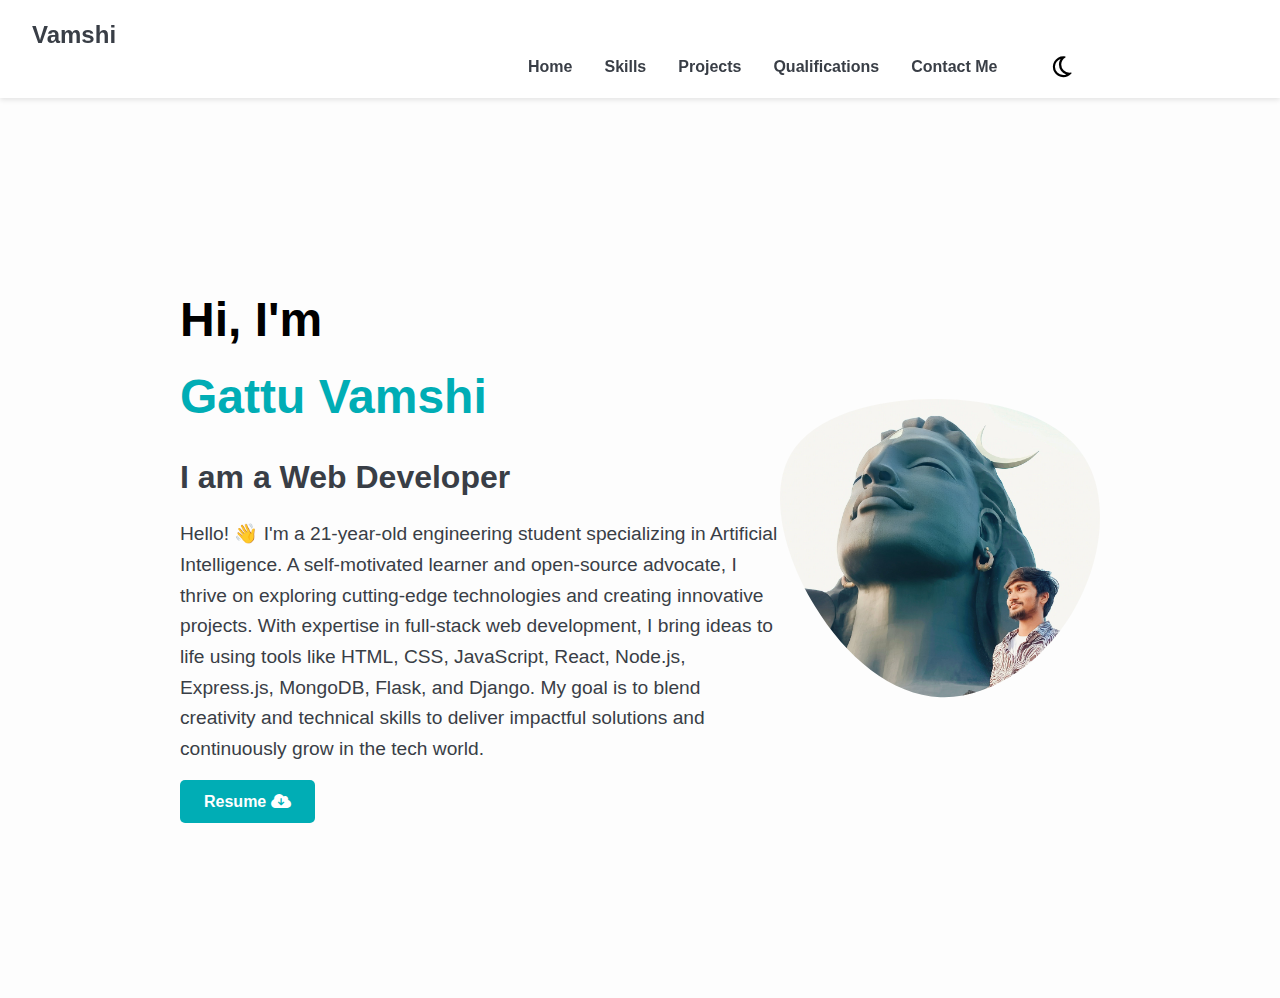
<file: index.html>
<!DOCTYPE html>
<html lang="en">
<head>
  <meta charset="UTF-8">
  <meta name="viewport" content="width=device-width, initial-scale=1.0">
  <link rel="icon" href="https://cdn.bio.link/uploads/profile_pictures/2021-09-01/tE8wirBYKrXgipi0HP0GK69YD9TzfsDY.png" type="image/webp">
  <link rel="stylesheet" href="https://cdnjs.cloudflare.com/ajax/libs/font-awesome/6.0.0-beta3/css/all.min.css">
  <title>Portfolio - Gattu Vamshi</title>
  <link rel="stylesheet" href="styles.css">
</head>
<body>
  <header>
    <nav>
      <div class="logo">Vamshi</div>
      <ul class="nav-links">
        <li><a href="./index.html">Home</a></li>
        <li><a href="./skills.html">Skills</a></li>
        <li><a href="./projects.html">Projects</a></li>
        <li><a href="./qualification.html">Qualifications</a></li>
        <li><a href="./contact.html">Contact Me</a></li>
        <button class="theme-toggle" id="themeToggle">
            <i class="fa-regular fa-moon" id="theme-icon"></i>
          </button>      
    </ul>
</nav>
  </header>

  <main id="home">
    <section class="hero">
      <div class="content">
        <h1>Hi, I'm <br><span>Gattu Vamshi</span></h1>
        <h2>I am a Web Developer</h2>
        <p>Hello! 👋 I'm  a 21-year-old engineering student specializing in Artificial Intelligence. A self-motivated learner and open-source advocate, I thrive on exploring cutting-edge technologies and creating innovative projects. With expertise in full-stack web development, I bring ideas to life using tools like HTML, CSS, JavaScript, React, Node.js, Express.js, MongoDB, Flask, and Django. My goal is to blend creativity and technical skills to deliver impactful solutions and continuously grow in the tech world.</p>
        <a href="./pdf/vamshi-resume.pdf" class="btn" download>Resume <i class="fa-solid fa-cloud-arrow-down"></i></a>
      </div>
      <svg class="home_blob" viewBox="0 0 200 187" xmlns="http://www.w3.org/2000/svg">
        <mask id="mask0" mask-type="alpha">
          <path d="M190.312 36.4879C206.582 62.1187 201.309 102.826 182.328 134.186C163.346 165.547 
              130.807 187.559 100.226 186.353C69.6454 185.297 41.0228 161.023 21.7403 129.362C2.45775 
              97.8511 -7.48481 59.1033 6.67581 34.5279C20.9871 10.1032 59.7028 -0.149132 97.9666 
              0.00163737C136.23 0.303176 174.193 10.857 190.312 36.4879Z" />
        </mask>
        <g mask="url(#mask0)">
          <image 
            class="home_blob-img" 
            href="./1699768892715.jpg" 
            x="-20" 
            y="-1" 
            width="300" 
            height="190" 
            preserveAspectRatio="xMidYMid slice" />
        </g>
      </svg>
      
      
    </section>
  </main>

  <script src="script.js"></script>
</body>
</html>
</file>
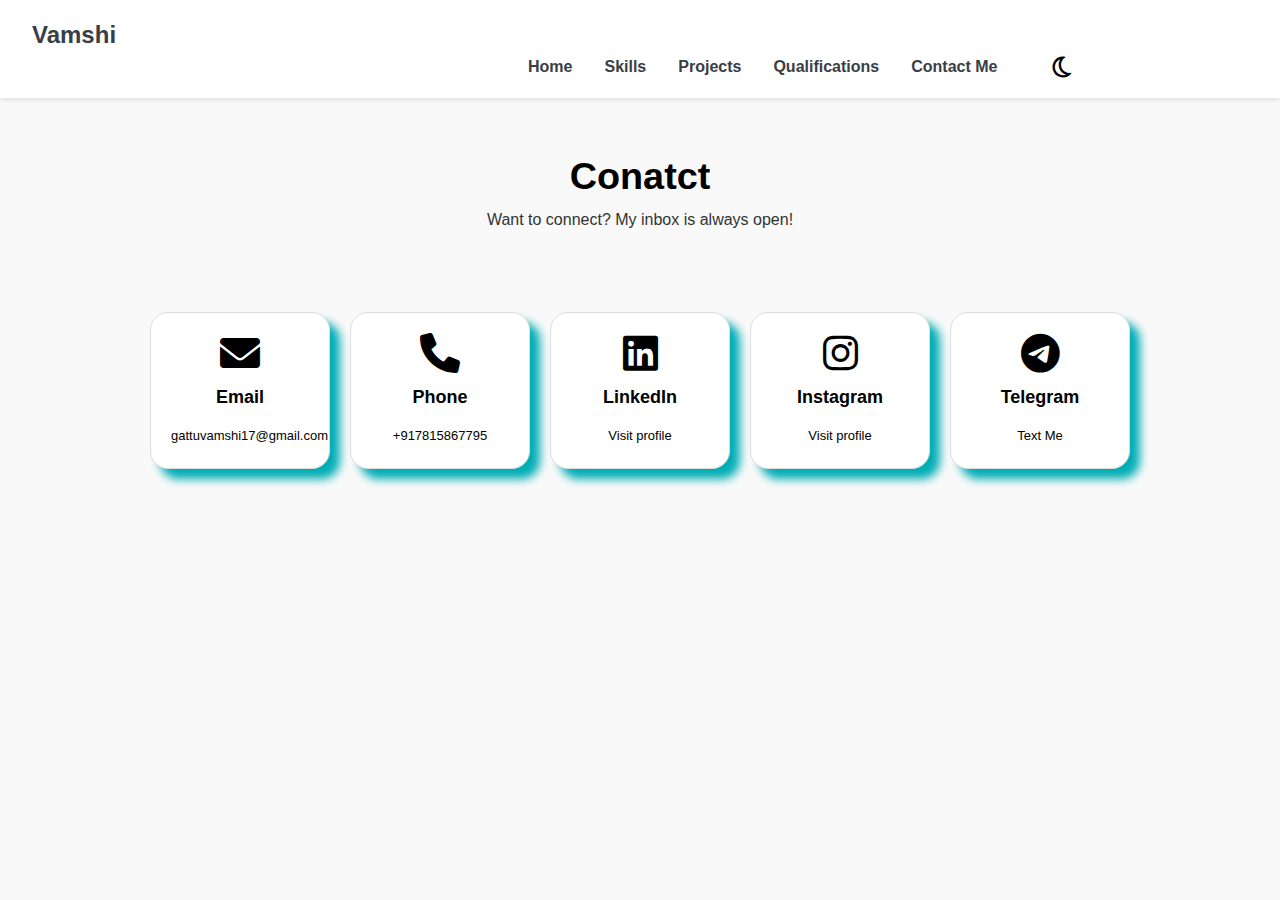
<file: contact.html>
<!DOCTYPE html>
<html lang="en">
<head>
  <meta charset="UTF-8">
  <meta name="viewport" content="width=device-width, initial-scale=1.0">
  <link rel="icon" href="https://cdn.bio.link/uploads/profile_pictures/2021-09-01/tE8wirBYKrXgipi0HP0GK69YD9TzfsDY.png" type="image/webp">
  <link rel="stylesheet" href="https://cdnjs.cloudflare.com/ajax/libs/font-awesome/6.0.0-beta3/css/all.min.css">
  <title>Portfolio - Gattu Vamshi</title>
  <link rel="stylesheet" href="styles.css">
  <link rel="stylesheet" href="./assets/css/contact.css">
</head>
<body>
  <header>
    <nav>
      <div class="logo">Vamshi</div>
      <ul class="nav-links">
        <li><a href="./index.html">Home</a></li>
        <li><a href="./skills.html">Skills</a></li>
        <li><a href="./projects.html">Projects</a></li>
        <li><a href="./qualification.html">Qualifications</a></li>
        <li><a href="./contact.html">Contact Me</a></li>
        <button class="theme-toggle" id="themeToggle">
            <i class="fa-regular fa-moon" id="theme-icon"></i>
          </button>      
    </ul>
</nav>
  </header>
  <h1 class="heading">Conatct </h1>
  <p class="head-p">Want to connect? My inbox is always open!</p>
  <main id="home">
    <div class="contact-container">
      <div class="contact-options">
        <div class="contact-item">
          <i class="fa-solid fa-envelope icon"></i>
          <h3>Email</h3>
          <a href="mailto:gattuvamshi17@gmail.com">gattuvamshi17@gmail.com</a>
        </div>
        <div class="contact-item">
          <i class="fa-solid fa-phone icon"></i>
          <h3>Phone</h3>
          <a href="tel:+917815867795">+917815867795</a>
        </div>
        <div class="contact-item">
          <i class="fa-brands fa-linkedin icon"></i>
          <h3>LinkedIn</h3>
          <a href="https://www.linkedin.com/in/gattu-vamshi-25058b262?utm_source=share&utm_campaign=share_via&utm_content=profile&utm_medium=android_app" target="_blank">Visit profile</a>
        </div>
        <div class="contact-item">
          <i class="fa-brands fa-instagram icon"></i>
          <h3>Instagram</h3>
          <a href="https://www.instagram.com/_the.duker__?utm_source=ig_web_button_share_sheet&igsh=ZDNlZDc0MzIxNw==" target="_blank">Visit profile</a>
        </div>
        <div class="contact-item">
          <i class="fa-brands fa-telegram icon    "></i>
          <h3>Telegram</h3>
          <a href="https://t.me/vamshi0417" target="_blan">Text Me</a>
        </div>
      </div>
    </div>
  </main>

  <script src="script.js"></script>
</body>
</html>
</file>
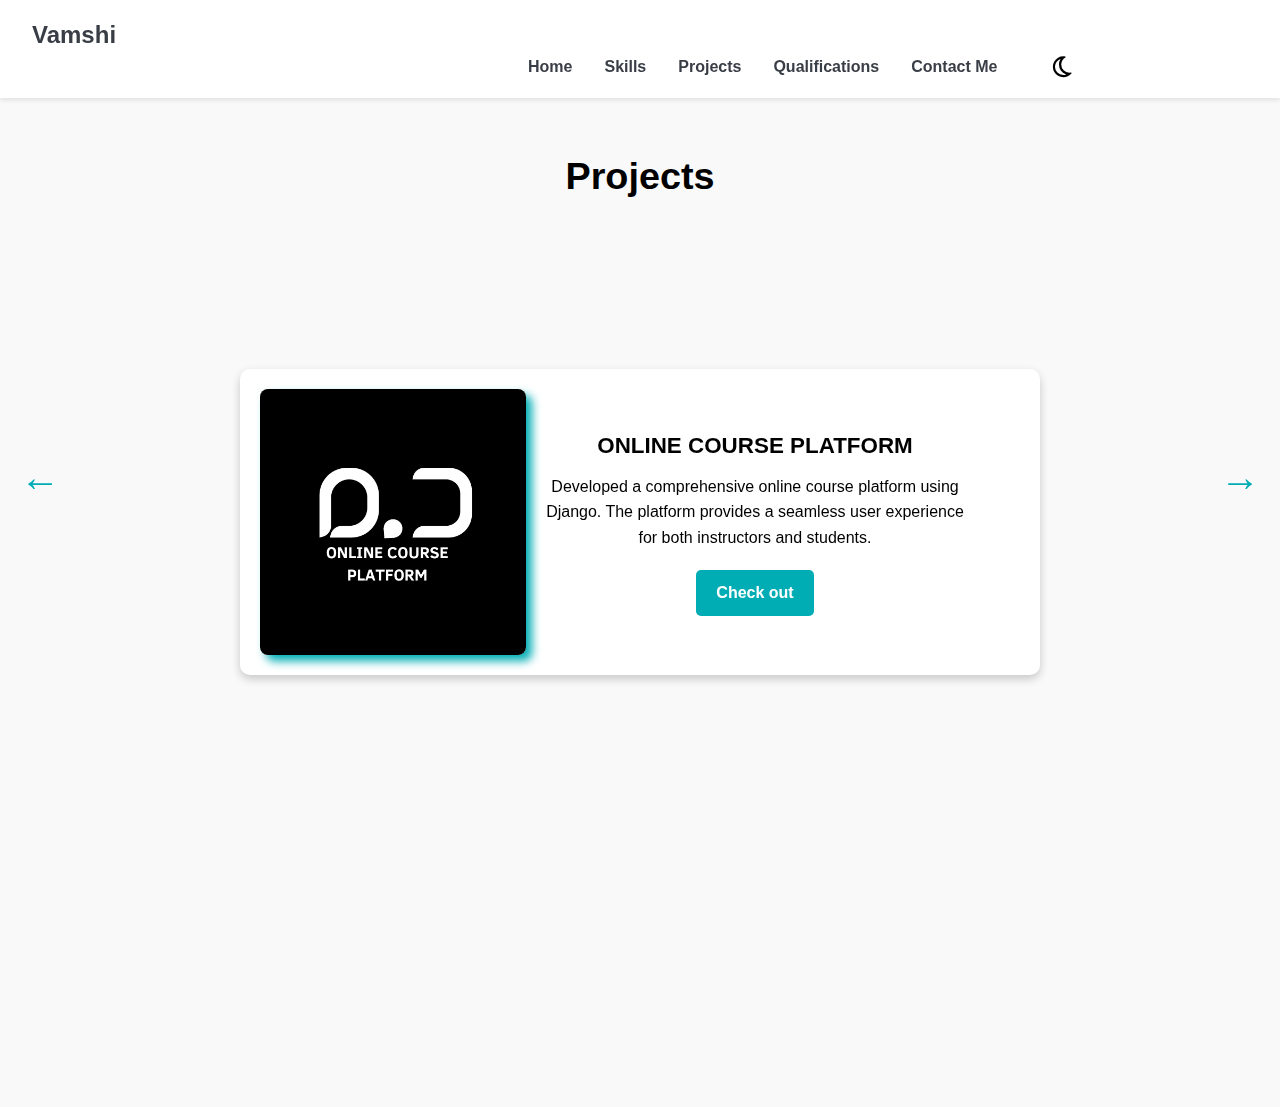
<file: projects.html>
<!DOCTYPE html>
<html lang="en">
<head>
  <meta charset="UTF-8">
  <meta name="viewport" content="width=device-width, initial-scale=1.0">
  <link rel="icon" href="https://cdn.bio.link/uploads/profile_pictures/2021-09-01/tE8wirBYKrXgipi0HP0GK69YD9TzfsDY.png" type="image/webp">
  <link rel="stylesheet" href="https://cdnjs.cloudflare.com/ajax/libs/font-awesome/6.0.0-beta3/css/all.min.css">
  <title>Portfolio - Gattu Vamshi</title>
  <link rel="stylesheet" href="styles.css">
  <link rel="stylesheet" href="./assets/css/projects.css">
</head>
<body>
  <header>
    <nav>
      <div class="logo">Vamshi</div>
      <ul class="nav-links">
        <li><a href="./index.html">Home</a></li>
        <li><a href="./skills.html">Skills</a></li>
        <li><a href="./projects.html">Projects</a></li>
        <li><a href="./qualification.html">Qualifications</a></li>
        <li><a href="./contact.html">Contact Me</a></li>
        <button class="theme-toggle" id="themeToggle">
            <i class="fa-regular fa-moon" id="theme-icon"></i>
          </button>      
    </ul>
</nav>
  </header>
  <h1 class="heading">Projects</h1>
  <main id="home">
    <div class="carousel">
      <button class="arrow prev" onclick="showPrevProject()">&#8592;</button>
      <div class="carousel-content">
        <div class="project" id="project1">
          <div class="project-content">
            <img src="./assets/img/course.png" alt="Project 1">
            <div class="project-details">
              <h3>ONLINE COURSE PLATFORM</h3>
              <p>Developed a comprehensive online course platform using Django. The platform provides a seamless user experience for both instructors and students.</p>
              <a href="" class="btn" target="_blank">Check out</a>
            </div>
          </div>
        </div>
        <div class="project" id="project2">
          <div class="project-content">
            <img src="./assets/img/capstone.png" alt="Project 2">
            <div class="project-details">
              <h3>FULL STACK CAPSTONE</h3>
              <p>This project is a comprehensive full-stack web application designed to demonstrate end-to-end development skills. It showcases the ability to build dynamic and responsive web platforms by integrating front-end, back-end, and database technologies.</p>
              <a href="https://github.com/GATTU-VAMSHI/xrwvm-fullstack_developer_capstone" class="btn" target="_blank">Check out</a>
            </div>
          </div>
        </div>        
        <!-- Add more projects here -->
      </div>
      <button class="arrow next" onclick="showNextProject()">&#8594;</button>
    </div>
  </main>

  <script src="script.js"></script>
</body>
</html>
</file>
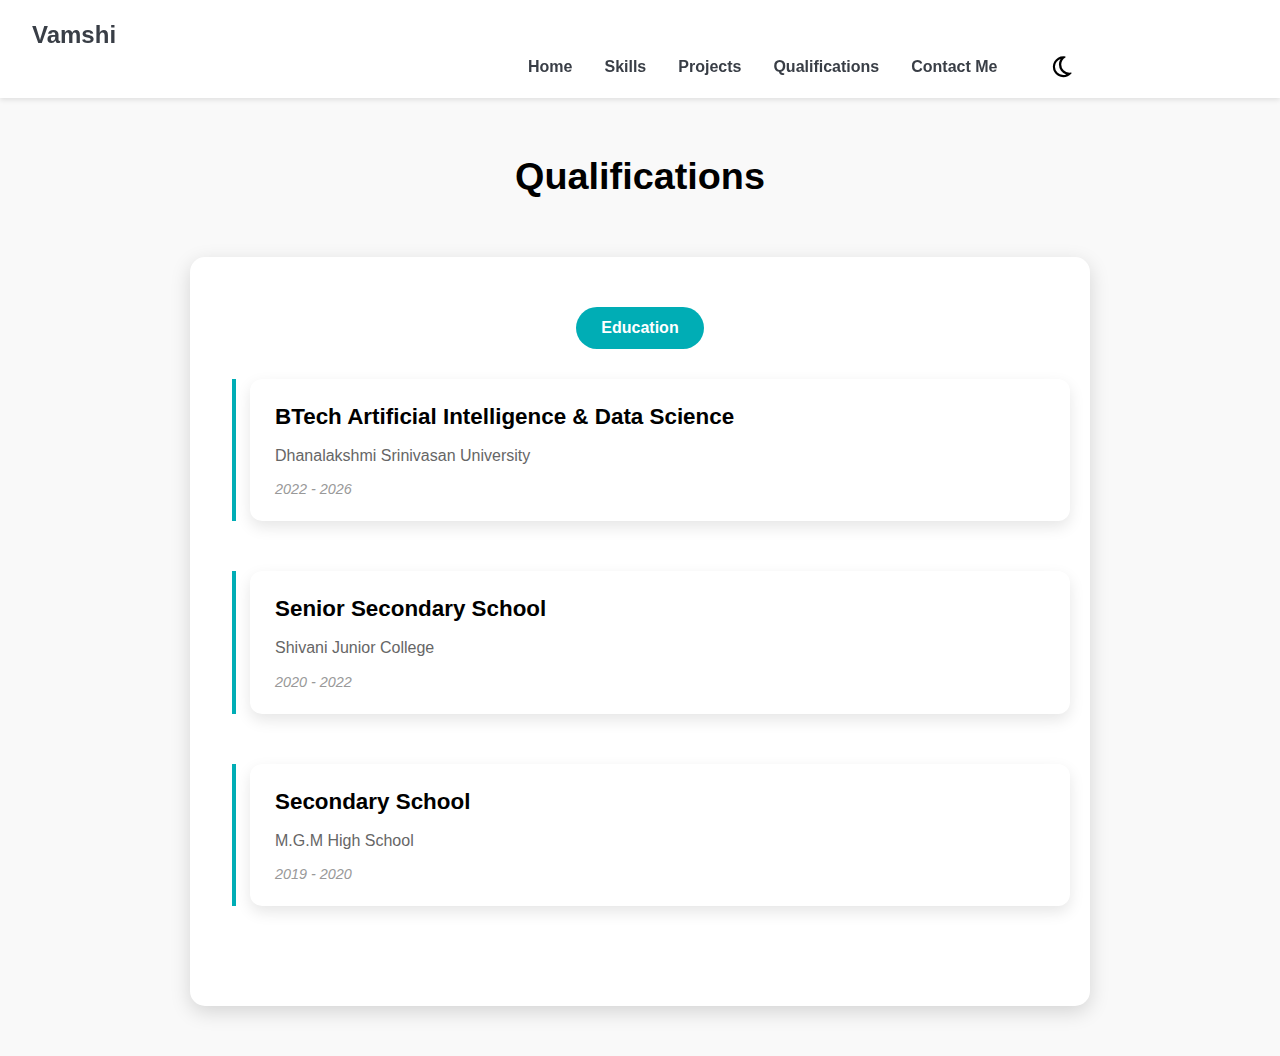
<file: qualification.html>
<!DOCTYPE html>
<html lang="en">
<head>
  <meta charset="UTF-8">
  <meta name="viewport" content="width=device-width, initial-scale=1.0">
  <link rel="icon" href="https://cdn.bio.link/uploads/profile_pictures/2021-09-01/tE8wirBYKrXgipi0HP0GK69YD9TzfsDY.png" type="image/webp">
  <link rel="stylesheet" href="https://cdnjs.cloudflare.com/ajax/libs/font-awesome/6.0.0-beta3/css/all.min.css">
  <title>Portfolio - Gattu Vamshi</title>
  <link rel="stylesheet" href="styles.css">
  <link rel="stylesheet" href="./assets/css/qualifications.css">
</head>
<body>
  <header>
    <nav>
      <div class="logo">Vamshi</div>
      <ul class="nav-links">
        <li><a href="./index.html">Home</a></li>
        <li><a href="./skills.html">Skills</a></li>
        <li><a href="./projects.html">Projects</a></li>
        <li><a href="./qualification.html">Qualifications</a></li>
        <li><a href="./contact.html">Contact Me</a></li>
        <button class="theme-toggle" id="themeToggle">
            <i class="fa-regular fa-moon" id="theme-icon"></i>
          </button>      
    </ul>
</nav>
  </header>
  <h1 class="heading">Qualifications
  </h1>
  <main id="home">
    <div class="qualifications">
      <div class="tabs">
        <button class="tab active">Education</button>
      </div>
      <div class="timeline">
        <div class="timeline-item">
          <div class="timeline-line"></div>
          <div class="timeline-content">
            <h3>BTech Artificial Intelligence & Data Science</h3>
            <p>Dhanalakshmi Srinivasan University</p>
            <p class="date">2022 - 2026</p>
          </div>
        </div>
        <div class="timeline-item">
          <div class="timeline-line"></div>
          <div class="timeline-content">
            <h3>Senior Secondary School</h3>
            <p>Shivani Junior College</p>
            <p class="date">2020 - 2022</p>
          </div>
        </div>
        <div class="timeline-item">
          <div class="timeline-line"></div>
          <div class="timeline-content">
            <h3>Secondary School</h3>
            <p>M.G.M High School</p>
            <p class="date">2019 - 2020</p>
          </div>
        </div>
      </div>
    </div>
  </main>

  <script src="script.js"></script>
</body>
</html>
</file>
<file: assets/css/contact.css>
/* styles.css */body {
    font-family: Arial, sans-serif;
    margin: 0;
    padding: 0;
    background-color: #f9f9f9;
    color: #333;
  }
  
  .contact-container {
    padding: 50px;
  }
  
  .heading {
    padding-top: 3rem;
    text-align: center;
    color: #000000;
    font-size: 1cm;
  }
  .head-p{
    font-size: 1rem;
    text-align: center;
  }
  
  .contact-options {
    display: flex;
    justify-content: center;
    flex-wrap: wrap;
    gap: 20px;
    margin-top: 30px;
  }
  
  .contact-item {
    background: #fff;
    border: 1px solid #ddd;
    border-radius: 18px;
    width: 180px;
    padding: 20px;
    box-shadow: 10px 10px 10px #00ADB5;
    text-align: center;
    transition: transform 0.2s;
  }
  
  .contact-item:hover {
    transform: translateY(-5px);
  }
  
  .icon {
    font-size: 40px;
    margin-bottom: 10px;
    display: block;
    color: #000000;
  }
  
  .contact-item h3 {
    font-size: 18px;
    margin-bottom: 10px;
    color: #000000;
  }
  
  .contact-item a {
    text-decoration: none;
    color: #000000;
    font-size: 13px;
  }
  
  .contact-item a:hover {
    color: #00ADB5;
  }
  

  .dark-mode .heading{
    color:#EEEEEE;
  }

  .dark-mode .contact-item{
    background-color: #222831;
  }

  .dark-mode .icon{
    color: #EEEEEE;
  }
  
  .dark-mode .contact-item h3{
    color:#EEEEEE;
  }
  .dark-mode .contact-item a{
    color:#EEEEEE;
  }
  .dark-mode .contact-item a:hover{
    color:#00ADB5;
  }
</file>
<file: assets/css/projects.css>
body {
  font-family: Arial, sans-serif;
  margin: 0;
  padding: 0;
  background-color: #f9f9f9;
  color: #333;
  overflow: hidden; /* Prevents scrollbar during transitions */
}

.heading {
  padding-top: 3rem;
  text-align: center;
  color: #000000;
  font-size: 1cm;
}

/* Carousel Container */
.carousel {
  position: relative;
  width: 100%;
  height: 100vh;
  display: flex;
  justify-content: center;
  align-items: center;
  perspective: 1500px; /* Enables 3D effect */
  overflow: hidden;
}

/* Project */
.project {
  position: absolute;
  width: 70%;
  max-width: 800px;
  display: flex;
  justify-content: center; /* Centers content horizontally */
  align-items: center; /* Centers content vertically */
  gap: 20px;
  background-color: #fff;
  border-radius: 10px;
  box-shadow: 0 4px 10px rgba(0, 0, 0, 0.2);
  padding: 20px;
  opacity: 0;
  transform: rotateY(90deg) translate(-50%, -50%);
  top: 35%; /* Centers vertically within the parent */
  left: 50%; /* Centers horizontally within the parent */
  transition: transform 0.2s ease, opacity 0.2s ease;
}

/* Active Project */
.project.active {
  opacity: 1;
  transform: translate(-50%, -50%) rotateY(0deg);
  z-index: 2;
}

/* Exit to Left */
.project.exit-left {
  transform: rotateY(90deg) translate(-150%, -50%);
  opacity: 0;
}

/* Exit to Right */
.project.exit-right {
  transform: rotateY(-90deg) translate(50%, -50%);
  opacity: 0;
}

/* Flex container for project image and details */
.project-content {
  display: flex;
  align-items: center;
  gap: 20px;
  width: 100%; /* Ensures the flex container takes full width */
}

/* Image Styling */
.project-content img {
  max-width: 35%;
  height: auto;
  border-radius: 8px;
  box-shadow: 6px 6px 10px #00ADB5;
}

/* Text Styling */
.project-details {
  max-width: 55%;
  text-align: center; /* Ensures text looks centered */
}

.project-details h3 {
  color:#000000;
  font-size: 1.4rem;
  margin-bottom: 10px;
}

.project-details p {
  font-size: 1rem;
  color:#000000;
  margin-bottom: 20px;
}

.project-details a {
  display: inline-block;
  padding: 10px 20px;
  background-color: #00ADB5;
  color: #fff;
  text-decoration: none;
  border-radius: 5px;
  font-weight: bold;
  transition: background-color 0.3s ease;
}

.project-details a:hover {
  background-color: #02858c;
}

/* Arrow Navigation Buttons */
.arrow {
  font-size: 2.5rem;
  background: none;
  border: none;
  cursor: pointer;
  padding: 10px;
  color: #00ADB5;
  position: absolute;
  top: 30%;
  transform: translateY(-50%);
  z-index: 3;
}

.arrow:hover {
  color: #02858c;
}

.prev {
  left: 10px;
}

.next {
  right: 10px;
  
}

/* Responsive Design */
@media (max-width: 768px) {
  .heading{
    padding-top: 1rem;
  }
  .project {
    width: 90%;
    flex-direction: column; /* Stacks content vertically */
    justify-content: flex-start; /* Ensures content aligns to the top */
    padding: 90px; /* Optional: Adds padding inside the project container */
  }

  .project-content {
    flex-direction: column; /* Ensures image and text stack properly */
    display: flex; /* Makes sure flex properties apply */
    align-items: center; /* Centers text and image horizontally */
    padding-top: 1px;
  }

  .project-content img {
    max-width: 50%; /* Scales image for smaller screens */
    padding-top: 10px;
    margin-bottom: 15px; /* Adds space below the image */
    padding: 1px;
    background-color: #02858c;
  }


  .project-details {
    max-width: 100%;
    text-align: center;
    padding: 10px 0; /* Optional: Adds padding for spacing */
  }

  .project-details .description {
    font-size: 1rem; /* Adjusts font size for smaller screens */
    margin-bottom: 15px; /* Ensures spacing between description and button */
  }

  .project-details .btn {
    width: 100%; /* Makes button take full width */
    padding: 10px;
    text-align: center; /* Ensures the button text is centered */
    background-color: #00ADB5; /* Button color */
    color: white;
    font-size: 1rem;
    border: none;
    border-radius: 5px;
  }

  .project-details .btn:hover {
    background-color: #02858c; /* Button hover effect */
  }
}

@media (max-width: 500px) {
  .heading{
    font-size: 2rem;
  }
  .project-content {
    flex-direction: column; 
    display: flex; 
    align-items: center; 
  }
  .project-content img {
    align-content: center;
    max-width: 50%; 
    padding: 1px;
    background-color: #02858c;
  }
  .project-content h3{
    font-size: 1rem;
  }
  .project-details p{
    font-size: 0.8rem;
  }
}

@media (max-width: 320px) {
  .heading{
    font-size: 1rem;
  }
  .project-details h3{
    font-size: 0.8rem;
  }
  .project-details p{
    font-size: 0.6rem;
  }
  .project-content img{
    max-width: 40%;
  }
}

.dark-mode .heading{
  color:#fff;
}

.dark-mode .project{
  color: #fff;
  background-color: #222831;
}
.dark-mode .project-details h3,p{
  color: #fff;
}
.dark-mode .project-details p{
  color: #fff;
}
</file>
<file: assets/css/qualifications.css>
/* General Styling */
body {
    font-family: 'Poppins', sans-serif;
    margin: 0;
    padding: 0;
    background-color: #f9f9f9;
  }
  

  .heading {
    padding-top: 3rem;
    text-align: center;
    color: #000000;
    font-size: 1cm;
  }
  .qualifications {
    text-align: center;
    padding: 50px 20px;
    max-width: 900px;
    margin: 50px auto;
    background-color: #ffffff;
    border-radius: 15px;
    box-shadow: 0 6px 20px rgba(0, 0, 0, 0.15);
  }
  
  /* Tabs Styling */
  .tabs {
    display: flex;
    justify-content: center;
    gap: 40px;
    margin-bottom: 30px;
  }
  
  .tab {
    font-size: 1rem;
    font-weight: 600;
    padding: 12px 25px;
    border: none;
    border-radius: 30px;
    background-color: #00ADB5;
    color: #ffffff;
  }

  /* Timeline Styling */
  .timeline {
    position: relative;
  }
  
  .timeline-item {
    display: flex;
    align-items: flex-start;
    margin-bottom: 50px;
    position: relative;
  }
  
  .timeline-line {
    position: absolute;
    width: 4px;
    height: 100%;
    background-color: #00ADB5;
    left: 22px;
    top: 0;
  }
  
  /* .timeline-item:last-child .timeline-line {
    height: 100%;
  } */
  
  .timeline-content {
    text-align: left;
    padding: 20px 25px;
    background-color: #ffffff;
    border-radius: 12px;
    box-shadow: 0 6px 15px rgba(0, 0, 0, 0.1);
    width: calc(100% - 40px);
    margin-left: 40px; /* Remove dot alignment */
  }
  
  .timeline-content h3 {
    font-size: 1.4rem;
    font-weight: 700;
    color: #000000;
    margin-bottom: 8px;
  }
  
  .timeline-content p {
    font-size: 1rem;
    color: #666666;
    margin: 0;
  }
  
  .timeline-content .date {
    font-size: 0.9rem;
    font-style: italic;
    color: #999999;
    margin-top: 10px;
  }
  
@media (max-width: 365px){
    .heading{
        font-size: 0.7cm;
    }

    .timeline-content h3 {
        font-size: 1rem;
        margin-bottom: 8px;
      }
      .timeline-content p {
        font-size: 0.7rem;
        margin-bottom: 8px;
      }
      .timeline-content .date {
        font-size: 0.8rem;
        margin-bottom: 8px;
      }
}


.dark-mode .heading{
    color:#EEEEEE;
  }
.dark-mode .qualifications{
    background-color: #222831;
}

.dark-mode .qualifications .timeline-content{
    background-color: #222831;
}

.dark-mode .qualifications .timeline-content h3{
    color: #EEEEEE;
}
.dark-mode .qualifications .timeline-content P{
    color: #EEEEEE;
}
</file>
<file: styles.css>
/* General Reset */
* {
    margin: 0;
    padding: 0;
    box-sizing: border-box;
  }
  
  body {
    font-family: 'Arial', sans-serif;
    line-height: 1.6;
    background-color: #f9f9f9;
    color: #333;
  }
  
  header {
    background: #fff;
    display: flex;
    justify-content: space-between;
    align-items: center;
    padding: 1rem 2rem;
    box-shadow: 0 2px 5px rgba(0, 0, 0, 0.1);
    position: sticky;
    top: 0;
    z-index: 1000;
  }
  
  .logo {
    font-size: 1.5rem;
    font-weight: bold;
    color: #393E46;
  }
  
  .nav-links {
    display: flex;
    list-style: none;
    flex-direction: row;
    padding-left:30em;
    text-align: center;
  }


  .nav-links a:hover {
    color: #00ADB5;
    font-weight:bold;
  }
  
  .nav-links li {
    margin: 0 1rem;
  }
  
  .nav-links a {
    text-decoration: none;
    color: #393E46;
    font-weight: bold;
  }

  
  .theme-toggle {
    border: none;
    background: none;
    font-size: 1.5rem;
    cursor: pointer;
    padding-left: 1cm;
  }

 #theme-icon:hover {
    color: #00ADB5;
  }  


  
  .home{
    padding: 0;
  }

  .hero {
    display: flex;
    align-items: center;
    justify-content: center;
    background-color: #fdfdfd;
    height: 100vh;
  }
  
  .hero .content {
    max-width: 600px;
  }
  
  .hero h1 {
    font-size: 3rem;
    color: #000000;
    margin-bottom: 1rem;
  }
  
  .hero h1 span {
    color: #00ADB5;
  }
  
  .hero h2 {
    font-size: 2rem;
    color: #393E46;
    margin: 1rem 0;

  }
  
  .hero p {
    font-size: 1.2rem;
    margin-bottom: 1.5rem;
    color: #393E46;
  }
  
  
  .hero .btn {
    
    background: #00ADB5;
    color: #fff;
    padding: 0.8rem 1.5rem;
    text-decoration: none;
    border-radius: 5px;
    font-weight: bold;
    margin-top: 1rem;
  }
  

  .hero .btn:hover {
    background: #02858c;
  }
  
  .profile-image img {
    width: 400px; /* Adjust size */
    height: 400px;
    object-fit: cover;
    clip-path: polygon(50% 0%, 85% 20%, 95% 50%, 85% 80%, 50% 100%, 15% 80%, 5% 50%, 15% 20%);
}


  
  .dark-mode {
    background-color: #222831;
    color: #f5f5f5;
  }
  
  .dark-mode header {
    background: #222831;
  }
  
  .dark-mode .hero .btn {
    background: #00ADB5;
  }
  
  .dark-mode .hero .btn:hover {
    background: #444;
  }
  

  .dark-mode .nav-links a {
    text-decoration: none;
    color: #ffffff;
    font-weight: bold;
  }
  .dark-mode .logo{
    color: #ffffff;
  }

 .dark-mode .hero{
  background-color: #222831 ;
  
 }

 .dark-mode .hero h1 {
  color: #ffffff;
}

.dark-mode .hero h1 span {
  color: #00ADB5;
}

.dark-mode .hero h2 {
  color: #ffffff;
}

.dark-mode .hero p {
  color: #ffffff;
}

.home_blob{
  width: 320px;
}
.home_blob-img {
  width: 260px;
}


/* Responsive Adjustments */
@media (max-width: 768px) {
  .hero {
      flex-direction: column-reverse; /* Place image above text */
      text-align: center;
  }

  .hero h1 {
      font-size: 2rem;
  }

  .hero h2 {
      font-size: 1.5rem;
  }

  .hero p {
      font-size: 1rem;
  }

  .profile-image img {
      width: 300px;
      height: auto; /* Maintain aspect ratio */
      margin-bottom: 1rem;
  }
}

@media (max-width: 480px) {
  .hero h1 {
      font-size: 1.8rem;
  }

  .hero h2 {
      font-size: 1.2rem;
  }

  .hero p {
      font-size: 0.9rem;
  }

  .hero .btn {
      padding: 0.6rem 1rem;
      font-size: 0.9rem;
  }

  .profile-image img {
      max-width: 260px; /* Reduce image size further */
      height: auto;
  }
}

@media (max-width: 1070px) {
  .nav-links {
      justify-content: flex-start;
      flex-direction: row;
      padding-left:10em;
  }
}

@media (max-width: 750px) {
  .nav-links {
      justify-content: flex-start;
      flex-direction: row;
      padding-left:0;
  }
}

@media (max-width: 590px) {
  .nav-links {
      justify-content: flex-start;
      font-weight: bolder;
      flex-direction: row;
      padding-left:0;
      font-size: 0.8rem;
  }
  .nav-links li {
    margin: 0 0.8rem;
  }
}

@media (max-width: 500px) {
  .nav-links .theme-toggle{
    padding-left: 0;
    font-size: 1rem;
  }
}

@media (max-width: 438px){
  .nav-links {
      justify-content: flex-start;
      font-weight: bolder;
      flex-direction: row;
      padding-left:0;
      font-size: 0.7rem;
  }
  .nav-links li {
      margin: 0 0.5rem;
    }
}

@media (max-width: 365px){
  .nav-links {
      justify-content: flex-start;
      font-weight: bolder;
      flex-direction: row;
      padding-left:0;
      font-size: 0.6rem;
  }
  .nav-links li {
      margin: 0 0.3rem;
    }
}
</file>
